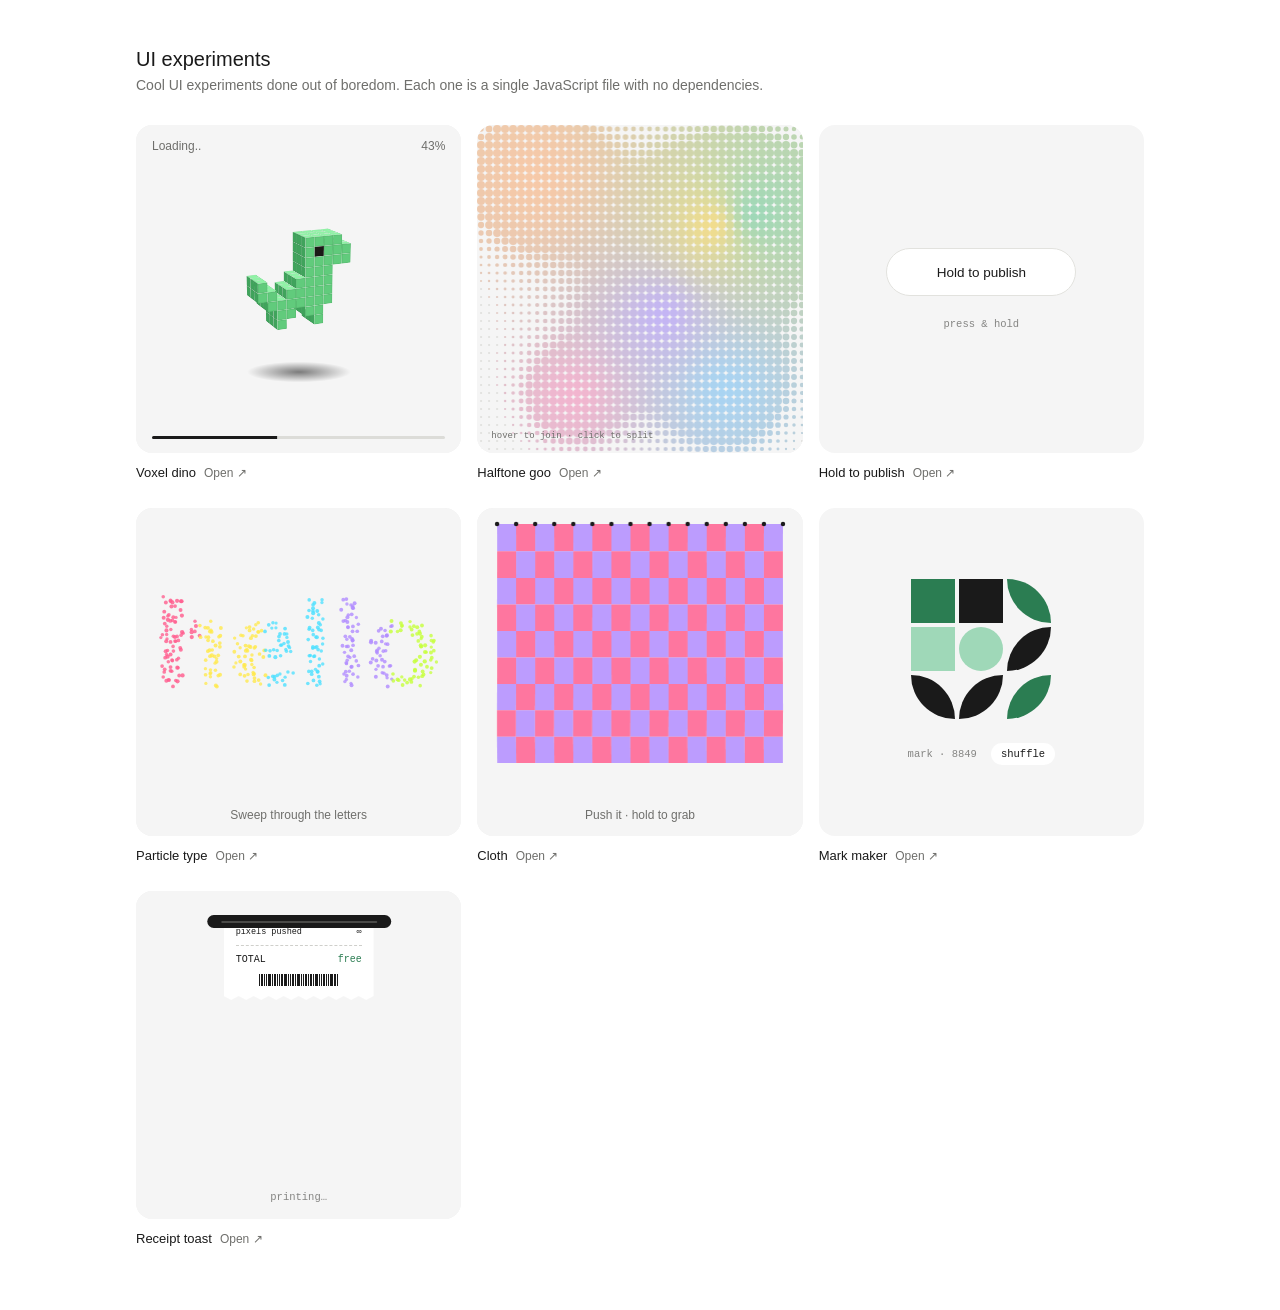
<file: index.html>
<!doctype html>
<html lang="en">
<head>
  <meta charset="utf-8">
  <meta name="viewport" content="width=device-width, initial-scale=1">
  <title>UI experiments</title>
  <link rel="stylesheet" href="./theme.css">
  <style>
    main {
      max-width: 1040px;
      margin: 0 auto;
      padding: 48px 16px 64px;
    }

    h1 {
      margin: 0;
      font-size: 20px;
      font-weight: 500;
    }

    .intro {
      margin: 6px 0 32px;
      font-size: 14px;
      color: var(--mute);
    }

    .grid {
      display: grid;
      grid-template-columns: repeat(auto-fill, minmax(280px, 1fr));
      gap: 28px 16px;
    }

    .label {
      display: flex;
      align-items: baseline;
      gap: 8px;
      margin-top: 12px;
      font-size: 13px;
    }

    .label a {
      font-size: 12px;
      color: var(--mute);
      text-decoration: none;
    }

    .label a:hover {
      color: var(--ink);
    }
  </style>
</head>
<body>
  <main>
    <h1>UI experiments</h1>
    <p class="intro">Cool UI experiments done out of boredom. Each one is a single JavaScript file with no dependencies.</p>
    <div class="grid" id="grid"></div>
  </main>

  <script type="module">
    const EXPERIMENTS = [
      ['dino', 'Voxel dino'],
      ['goo', 'Halftone goo'],
      ['hold', 'Hold to publish'],
      ['particles', 'Particle type'],
      ['cloth', 'Cloth'],
      ['mark', 'Mark maker'],
      ['receipt', 'Receipt toast'],
    ];

    const grid = document.getElementById('grid');

    // Start each experiment only once it scrolls near the screen.
    const observer = new IntersectionObserver(entries => {
      for (const { isIntersecting, target } of entries) {
        if (!isIntersecting) continue;
        observer.unobserve(target);
        const name = target.dataset.name;
        import(`./${name}/${name}.js`).then(module => module.default(target));
      }
    }, { rootMargin: '200px' });

    for (const [name, title] of EXPERIMENTS) {
      const item = document.createElement('div');
      item.innerHTML = `
        <div class="card" data-name="${name}"></div>
        <div class="label"><span>${title}</span><a href="./${name}/">Open ↗</a></div>`;
      grid.append(item);
      observer.observe(item.querySelector('.card'));
    }
  </script>
</body>
</html>
</file>
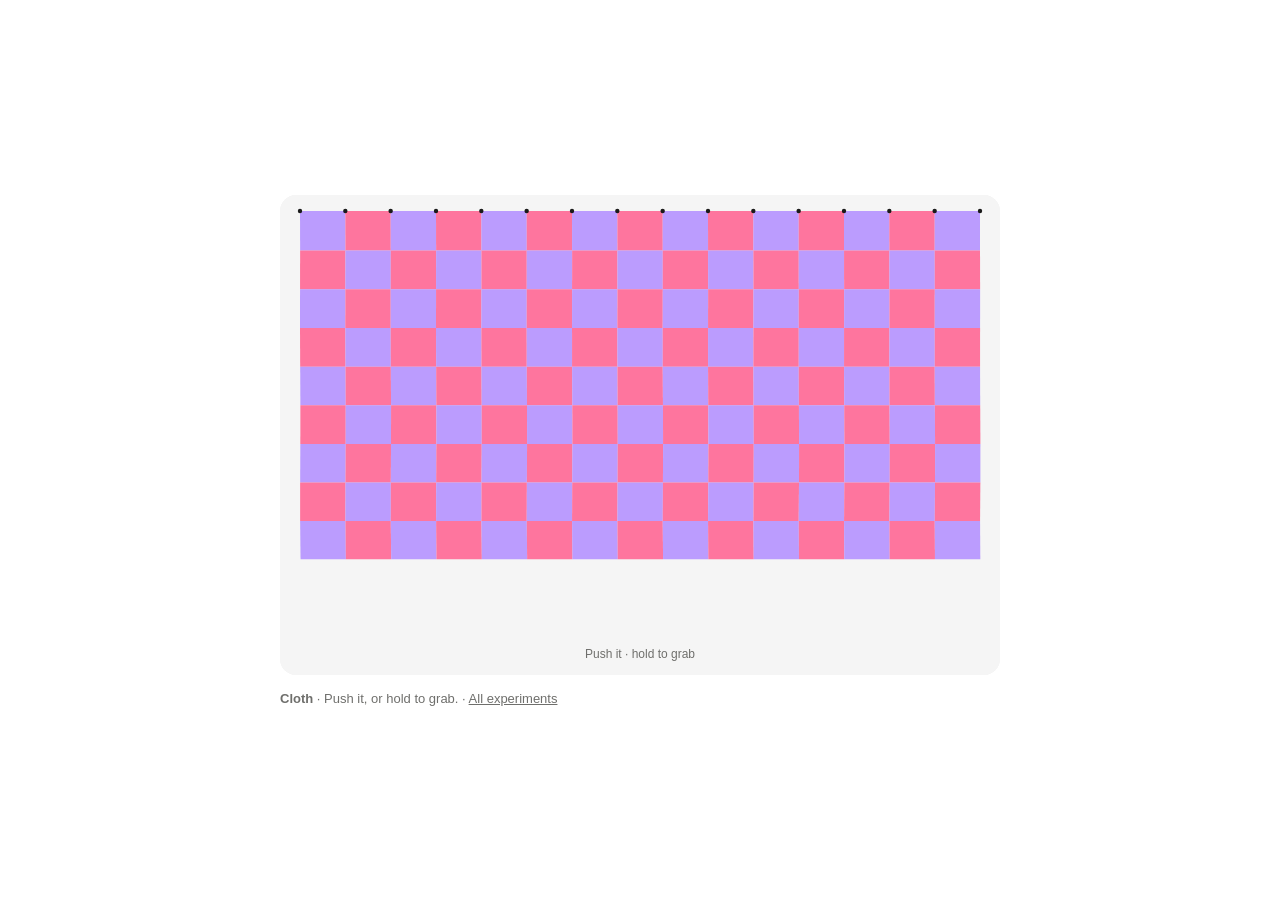
<file: cloth/index.html>
<!doctype html>
<html lang="en">
<head>
  <meta charset="utf-8">
  <meta name="viewport" content="width=device-width, initial-scale=1">
  <title>Cloth</title>
  <link rel="stylesheet" href="../theme.css">
</head>
<body>
  <main class="solo">
    <div class="card" id="demo"></div>
    <nav><strong>Cloth</strong> · Push it, or hold to grab. · <a href="../">All experiments</a></nav>
  </main>
  <script type="module">
    import mount from './cloth.js';

    mount(document.getElementById('demo'));
  </script>
</body>
</html>
</file>
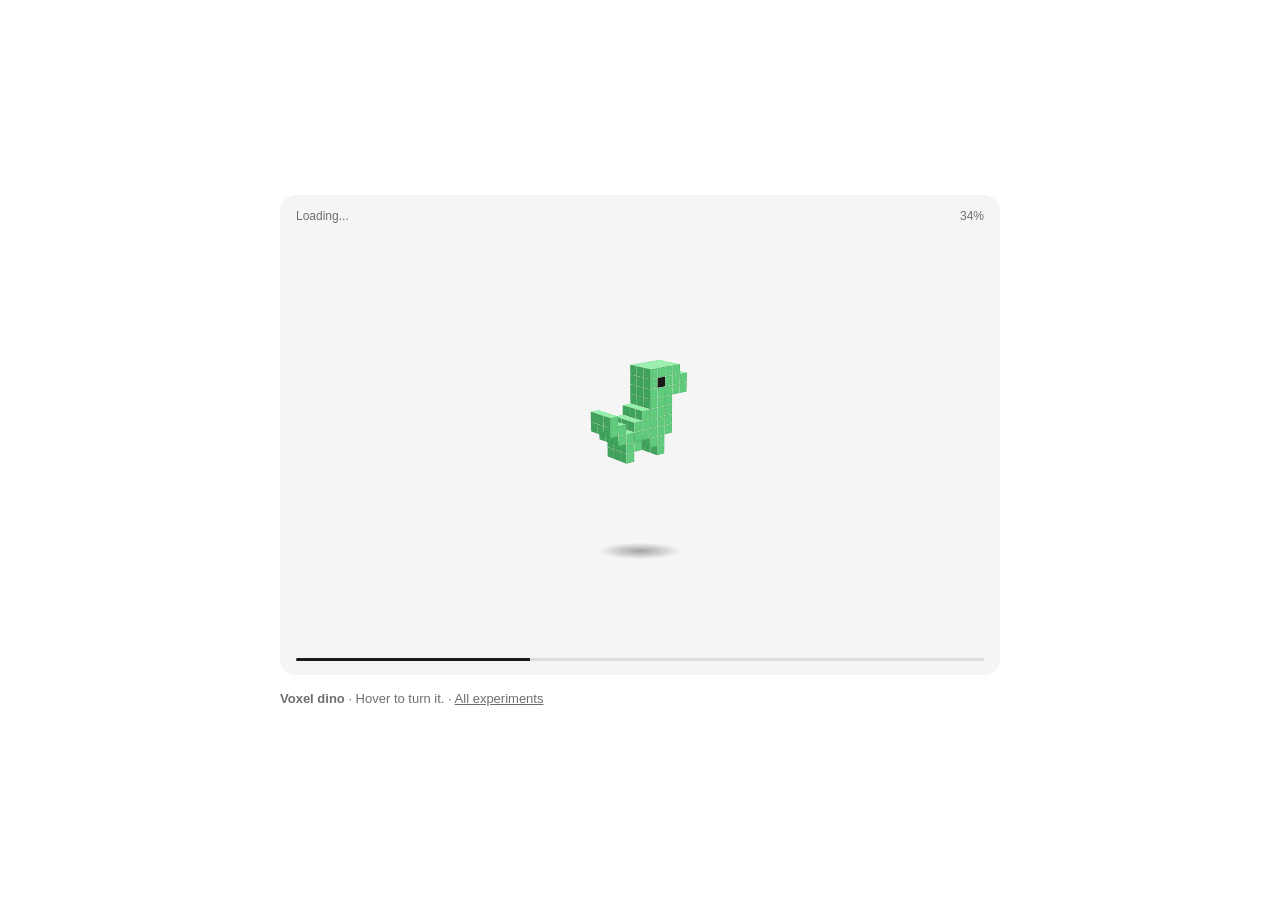
<file: dino/index.html>
<!doctype html>
<html lang="en">
<head>
  <meta charset="utf-8">
  <meta name="viewport" content="width=device-width, initial-scale=1">
  <title>Voxel dino</title>
  <link rel="stylesheet" href="../theme.css">
</head>
<body>
  <main class="solo">
    <div class="card" id="demo"></div>
    <nav><strong>Voxel dino</strong> · Hover to turn it. · <a href="../">All experiments</a></nav>
  </main>
  <script type="module">
    import mount from './dino.js';

    mount(document.getElementById('demo'));
  </script>
</body>
</html>
</file>
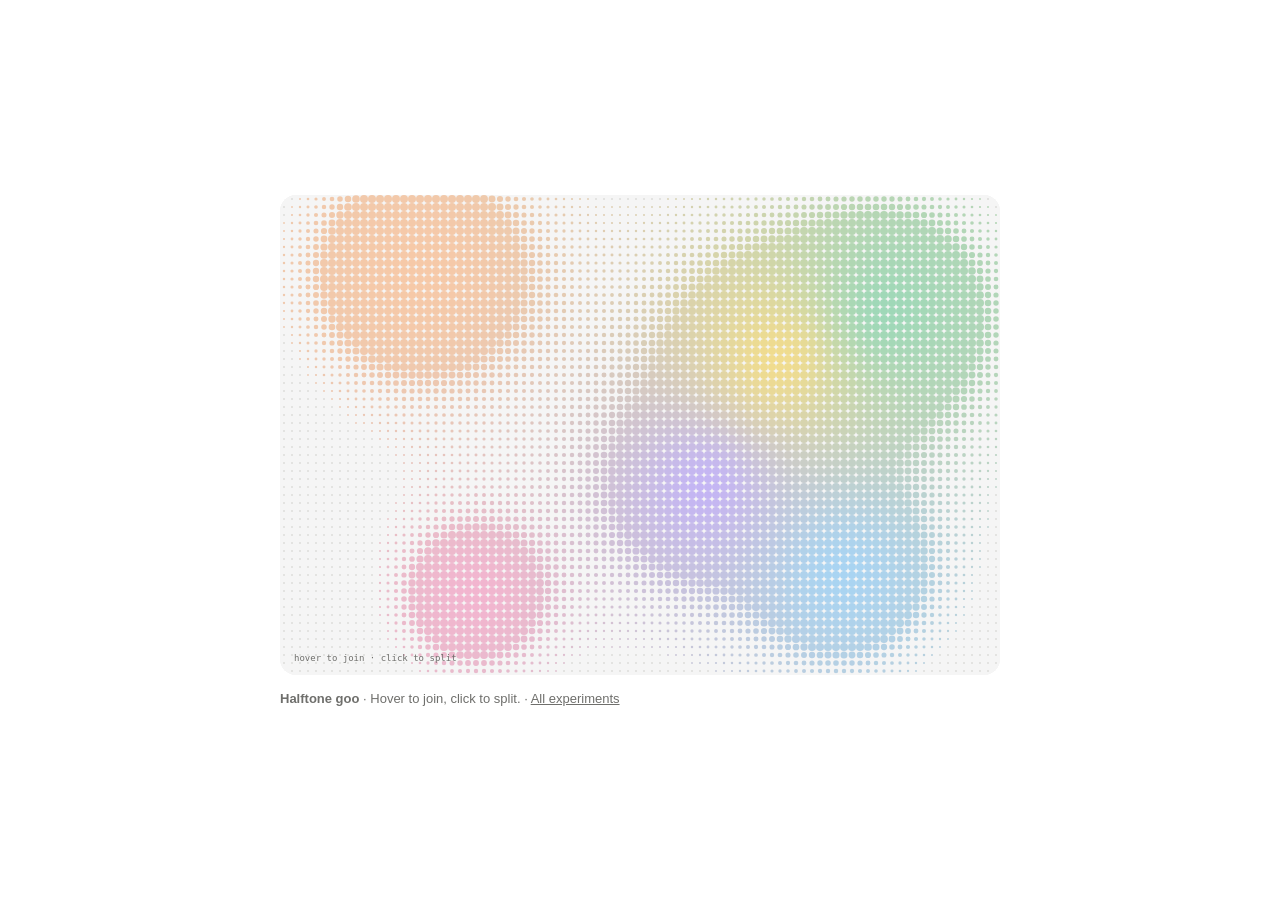
<file: goo/index.html>
<!doctype html>
<html lang="en">
<head>
  <meta charset="utf-8">
  <meta name="viewport" content="width=device-width, initial-scale=1">
  <title>Halftone goo</title>
  <link rel="stylesheet" href="../theme.css">
</head>
<body>
  <main class="solo">
    <div class="card" id="demo"></div>
    <nav><strong>Halftone goo</strong> · Hover to join, click to split. · <a href="../">All experiments</a></nav>
  </main>
  <script type="module">
    import mount from './goo.js';

    mount(document.getElementById('demo'));
  </script>
</body>
</html>
</file>
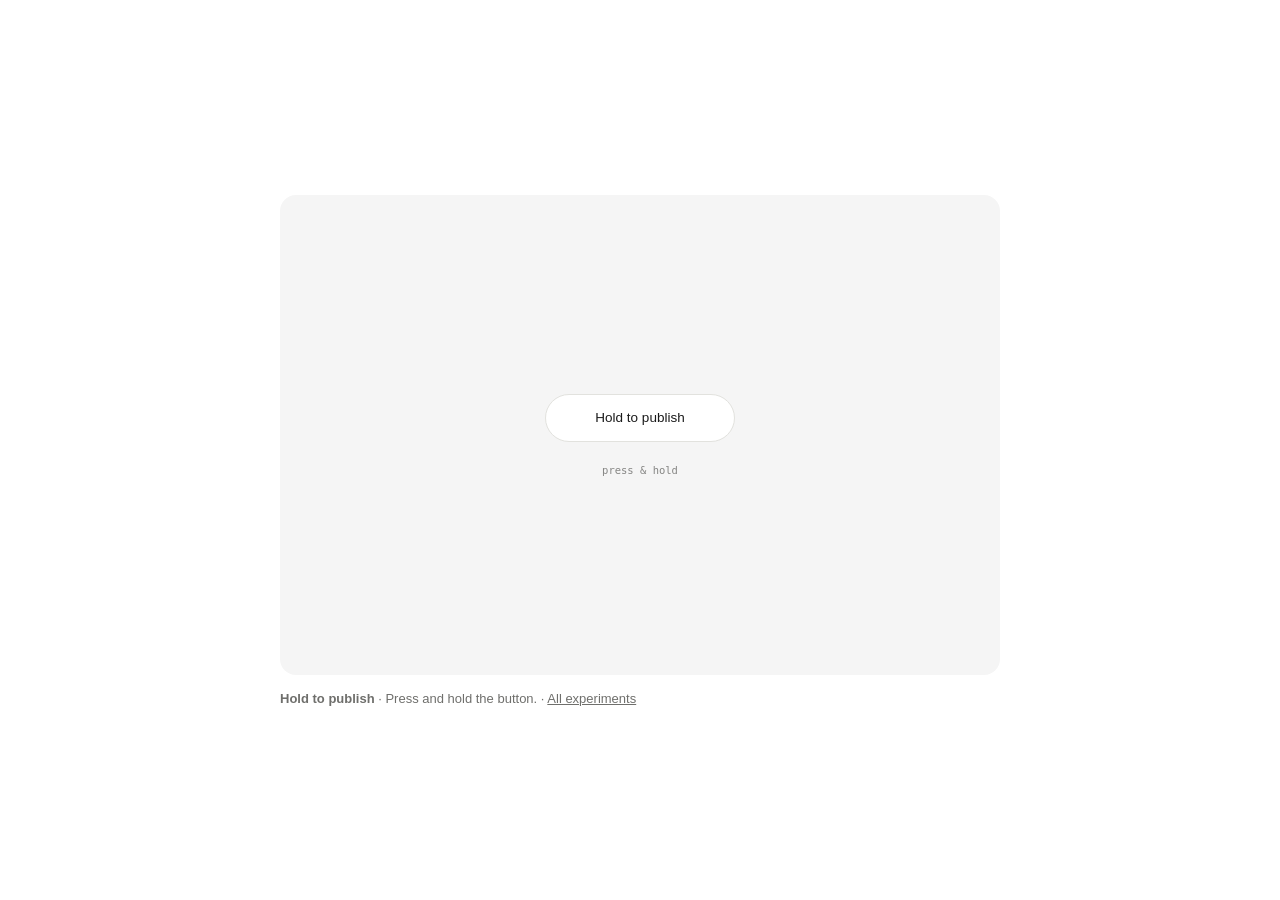
<file: hold/index.html>
<!doctype html>
<html lang="en">
<head>
  <meta charset="utf-8">
  <meta name="viewport" content="width=device-width, initial-scale=1">
  <title>Hold to publish</title>
  <link rel="stylesheet" href="../theme.css">
</head>
<body>
  <main class="solo">
    <div class="card" id="demo"></div>
    <nav><strong>Hold to publish</strong> · Press and hold the button. · <a href="../">All experiments</a></nav>
  </main>
  <script type="module">
    import mount from './hold.js';

    mount(document.getElementById('demo'));
  </script>
</body>
</html>
</file>
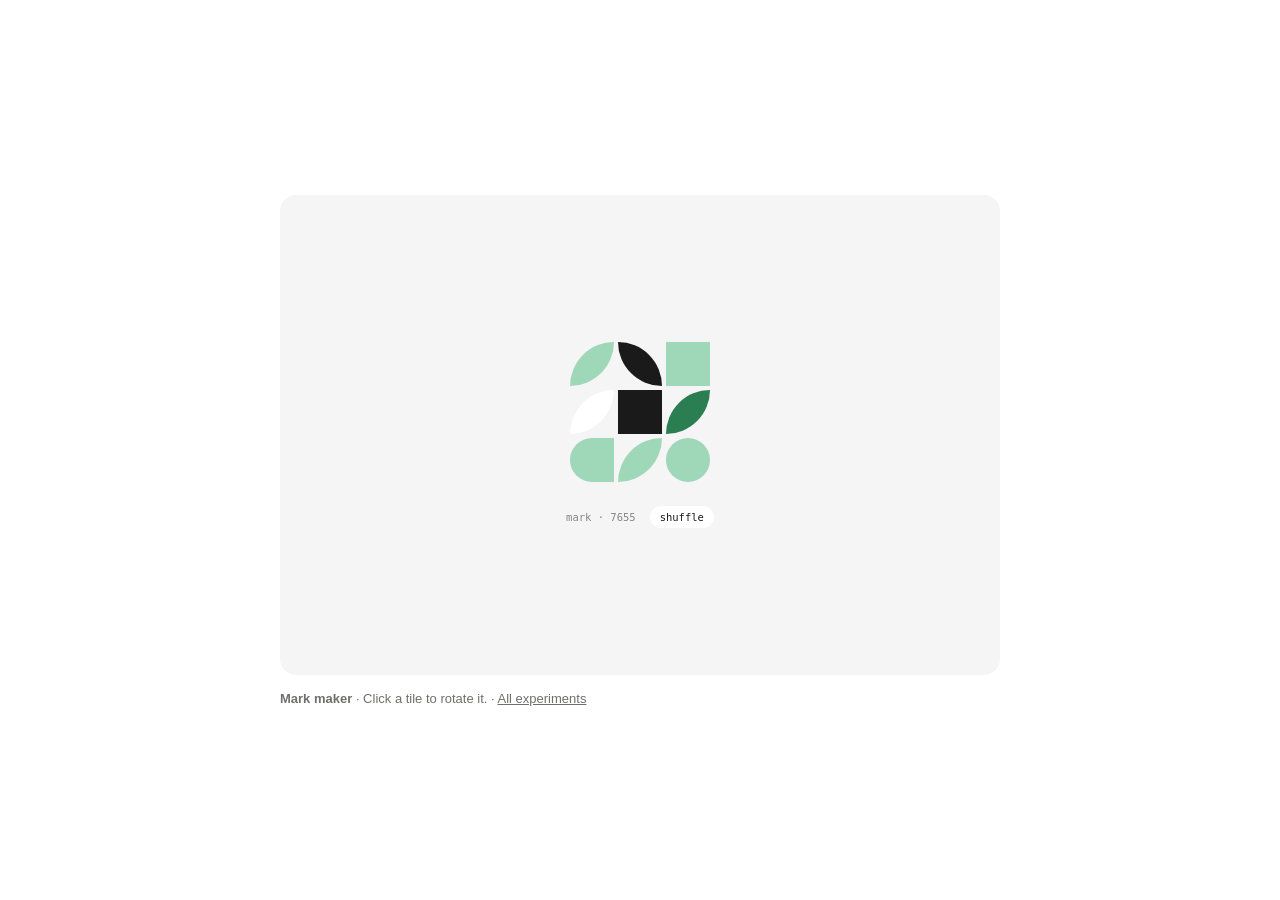
<file: mark/index.html>
<!doctype html>
<html lang="en">
<head>
  <meta charset="utf-8">
  <meta name="viewport" content="width=device-width, initial-scale=1">
  <title>Mark maker</title>
  <link rel="stylesheet" href="../theme.css">
</head>
<body>
  <main class="solo">
    <div class="card" id="demo"></div>
    <nav><strong>Mark maker</strong> · Click a tile to rotate it. · <a href="../">All experiments</a></nav>
  </main>
  <script type="module">
    import mount from './mark.js';

    mount(document.getElementById('demo'));
  </script>
</body>
</html>
</file>
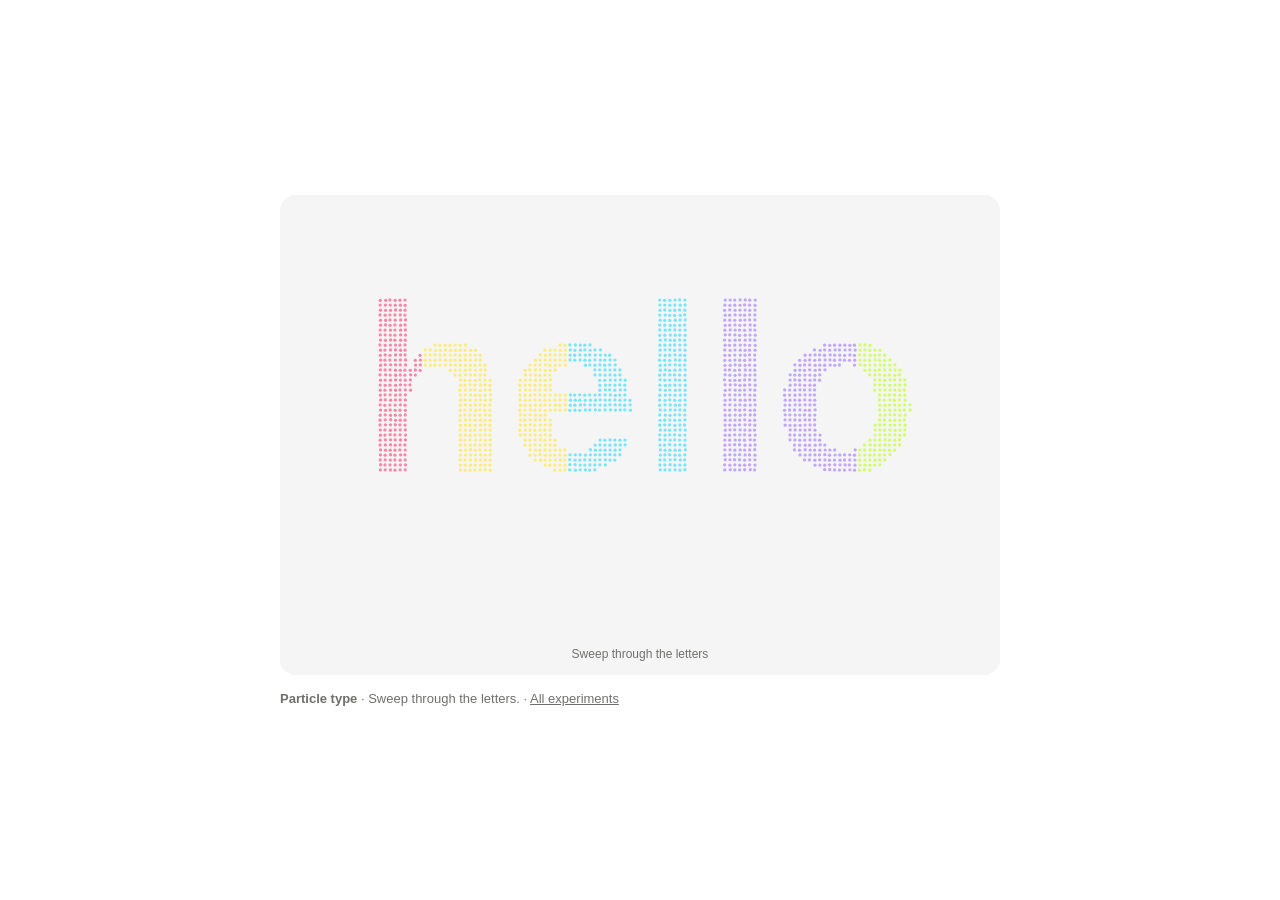
<file: particles/index.html>
<!doctype html>
<html lang="en">
<head>
  <meta charset="utf-8">
  <meta name="viewport" content="width=device-width, initial-scale=1">
  <title>Particle type</title>
  <link rel="stylesheet" href="../theme.css">
</head>
<body>
  <main class="solo">
    <div class="card" id="demo"></div>
    <nav><strong>Particle type</strong> · Sweep through the letters. · <a href="../">All experiments</a></nav>
  </main>
  <script type="module">
    import mount from './particles.js';

    mount(document.getElementById('demo'));
  </script>
</body>
</html>
</file>
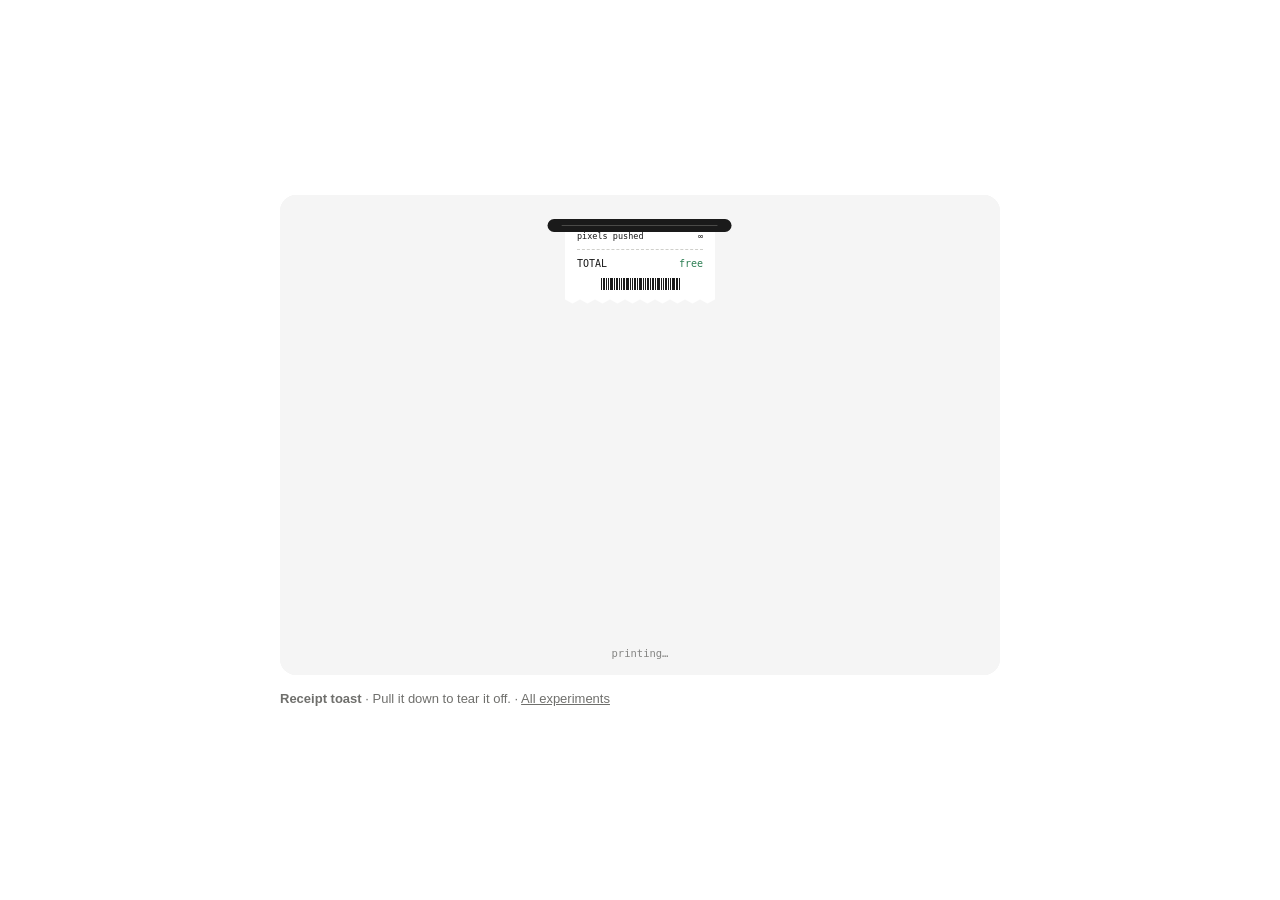
<file: receipt/index.html>
<!doctype html>
<html lang="en">
<head>
  <meta charset="utf-8">
  <meta name="viewport" content="width=device-width, initial-scale=1">
  <title>Receipt toast</title>
  <link rel="stylesheet" href="../theme.css">
</head>
<body>
  <main class="solo">
    <div class="card" id="demo"></div>
    <nav><strong>Receipt toast</strong> · Pull it down to tear it off. · <a href="../">All experiments</a></nav>
  </main>
  <script type="module">
    import mount from './receipt.js';

    mount(document.getElementById('demo'));
  </script>
</body>
</html>
</file>
<file: theme.css>
/* Shared colours for every experiment. Change them here to re-theme everything. */
:root {
  --bg: #ffffff;
  --ink: #1a1a1a;
  --mute: #6f6f6c;
  --card2: #f5f5f5;
  --line2: #dcdcd8;
  --acc: #2b7d52;
  --acc-soft: #9fd8b8;
}

* {
  box-sizing: border-box;
}

body {
  margin: 0;
  background: var(--bg);
  color: var(--ink);
  font-family: Helvetica, Arial, sans-serif;
}

a {
  color: inherit;
}

.card {
  height: 328px;
  border-radius: 16px;
  overflow: hidden;
  background: var(--card2);
}

/* Single-experiment pages */
.solo {
  min-height: 100vh;
  display: grid;
  place-content: center;
  gap: 16px;
  padding: 24px 16px;
}

.solo .card {
  width: min(92vw, 720px);
  height: min(70vh, 480px);
}

.solo nav {
  font-size: 13px;
  color: var(--mute);
}
</file>
